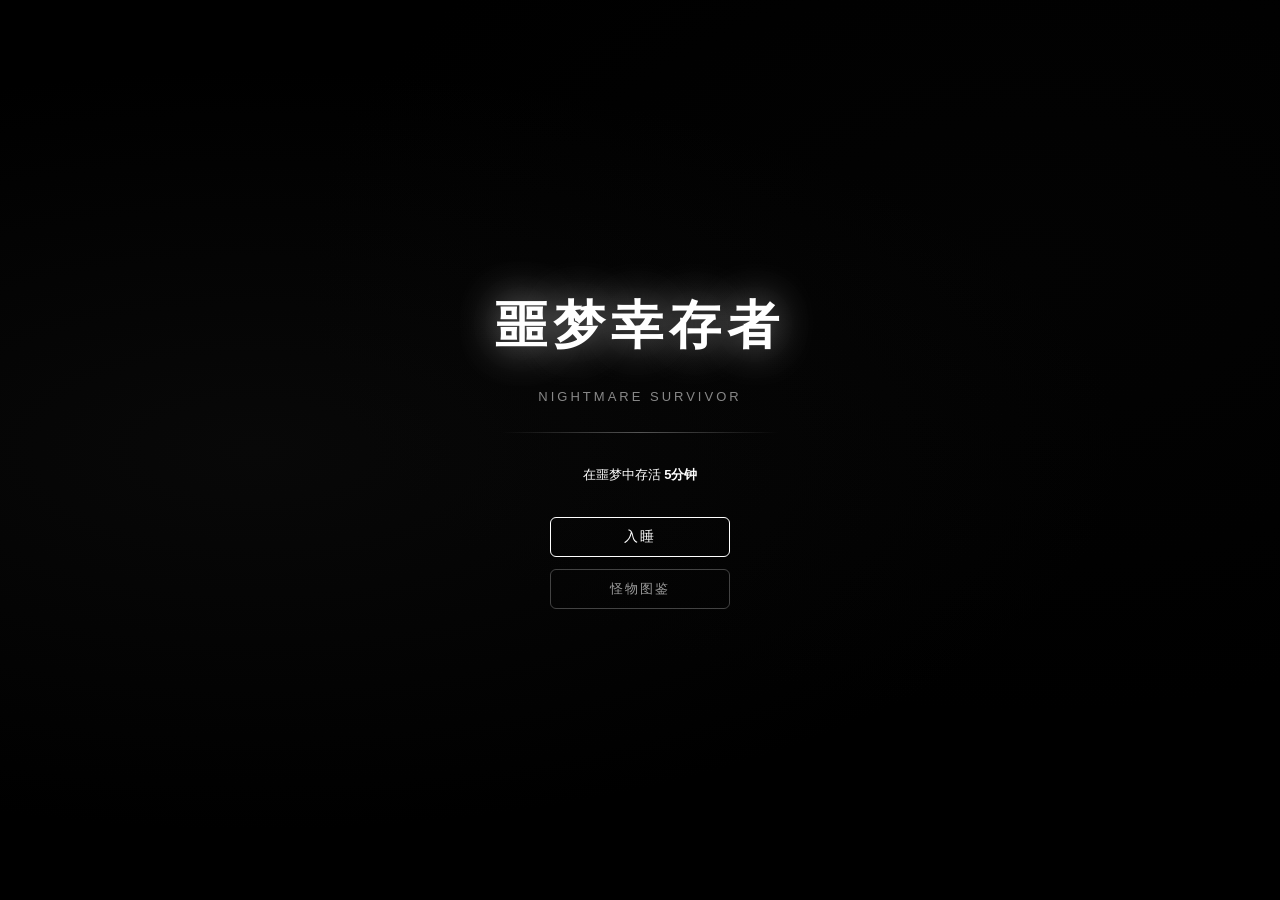
<file: index.html>
<!doctype html>
<html lang="zh">
	<head>
		<meta charset="UTF-8" />
		<meta name="viewport" content="width=device-width, initial-scale=1.0" />
		<title>噩梦幸存者</title>
		<link rel="stylesheet" href="style.css" />
	</head>
	<body class="page-index">
		<div class="container">
			<div class="title">噩梦幸存者</div>
			<div class="subtitle">NIGHTMARE SURVIVOR</div>

			<div class="divider"></div>

			<div class="desc">在噩梦中存活 <b style="color: #ffffff">5分钟</b><br /></div>

			<div class="btn-group">
				<button class="btn" onclick="goToGame()">入睡</button>
				<button class="btn btn-secondary" onclick="goToBestiary()">怪物图鉴</button>
			</div>
		</div>

		<script>
			function goToGame() {
				window.location.href = "map-select.html";
			}
			function goToBestiary() {
				window.location.href = "bestiary.html";
			}
		</script>
	</body>
</html>
</file>
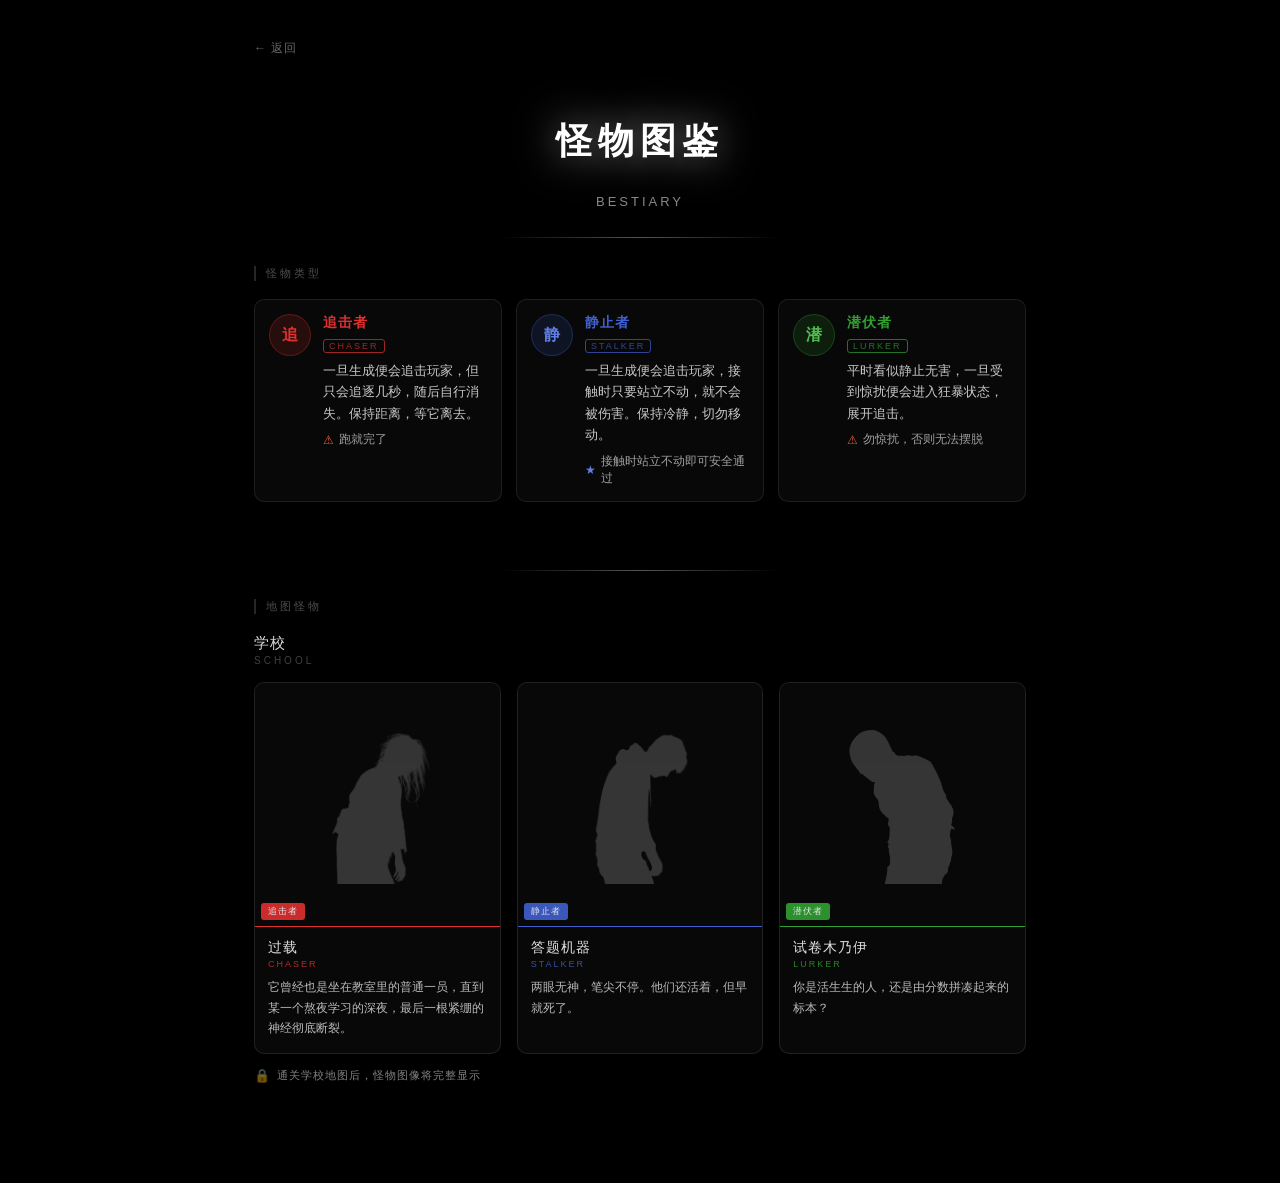
<file: bestiary.html>
<!doctype html>
<html lang="zh">
	<head>
		<meta charset="UTF-8" />
		<meta name="viewport" content="width=device-width, initial-scale=1.0" />
		<title>怪物图鉴 — 噩梦幸存者</title>
		<link rel="stylesheet" href="style.css" />
	</head>
	<body class="page-bestiary">
		<div class="container container--wide">
			<button class="back-btn" onclick="window.location.href = 'index.html'">← 返回</button>

			<div class="title title--sm">怪物图鉴</div>
			<div class="subtitle">BESTIARY</div>

			<div class="divider"></div>

			<!-- 怪物类型说明 -->
			<section class="bestiary-section">
				<div class="section-label">怪物类型</div>
				<div class="type-grid">
					<div class="type-card">
						<div class="type-icon-wrap type-icon-wrap--red">
							<div class="type-icon-symbol">追</div>
						</div>
						<div class="type-info">
							<div class="type-name" style="color: #e03030">追击者</div>
							<div class="type-tag" style="border-color: #e03030; color: #e03030">CHASER</div>
							<div class="type-desc">一旦生成便会追击玩家，但只会追逐几秒，随后自行消失。保持距离，等它离去。</div>
							<div class="type-rule"><span class="rule-icon rule-icon--danger">⚠</span>跑就完了</div>
						</div>
					</div>

					<div class="type-card">
						<div class="type-icon-wrap type-icon-wrap--blue">
							<div class="type-icon-symbol">静</div>
						</div>
						<div class="type-info">
							<div class="type-name" style="color: #4060d0">静止者</div>
							<div class="type-tag" style="border-color: #4060d0; color: #4060d0">STALKER</div>
							<div class="type-desc">一旦生成便会追击玩家，接触时只要站立不动，就不会被伤害。保持冷静，切勿移动。</div>
							<div class="type-rule"><span class="rule-icon rule-icon--info">★</span>接触时站立不动即可安全通过</div>
						</div>
					</div>

					<div class="type-card">
						<div class="type-icon-wrap type-icon-wrap--green">
							<div class="type-icon-symbol">潜</div>
						</div>
						<div class="type-info">
							<div class="type-name" style="color: #30a030">潜伏者</div>
							<div class="type-tag" style="border-color: #30a030; color: #30a030">LURKER</div>
							<div class="type-desc">平时看似静止无害，一旦受到惊扰便会进入狂暴状态，展开追击。</div>
							<div class="type-rule"><span class="rule-icon rule-icon--danger">⚠</span>勿惊扰，否则无法摆脱</div>
						</div>
					</div>
				</div>
			</section>

			<div class="divider"></div>

			<!-- 地图怪物列表 -->
			<section class="bestiary-section">
				<div class="section-label">地图怪物</div>

				<!-- 学校地图 -->
				<div class="map-section">
					<div class="map-section-header">
						<div class="map-section-title">学校</div>
						<div class="map-section-sub">SCHOOL</div>
					</div>

					<div class="monster-grid">
						<!-- 追击者 -->
						<div class="monster-card" style="--accent: #e03030">
							<div class="monster-img-wrap" style="border-color: #e03030">
								<!-- 未通关时显示剪影 -->
								<img src="images/school/red.png" alt="追击者" class="monster-img monster-img--silhouette" id="monster-school-red" onerror="this.classList.add('monster-img--error')" />
								<div class="monster-type-badge" style="background: #e03030">追击者</div>
							</div>
							<div class="monster-card-info">
								<div class="monster-card-name">过载</div>
								<div class="monster-card-type" style="color: #e03030">CHASER</div>
								<div class="monster-card-desc">它曾经也是坐在教室里的普通一员，直到某一个熬夜学习的深夜，最后一根紧绷的神经彻底断裂。</div>
							</div>
						</div>

						<!-- 静止者 -->
						<div class="monster-card" style="--accent: #4060d0">
							<div class="monster-img-wrap" style="border-color: #4060d0">
								<img src="images/school/blue.png" alt="静止者" class="monster-img monster-img--silhouette" id="monster-school-blue" onerror="this.classList.add('monster-img--error')" />
								<div class="monster-type-badge" style="background: #4060d0">静止者</div>
							</div>
							<div class="monster-card-info">
								<div class="monster-card-name">答题机器</div>
								<div class="monster-card-type" style="color: #4060d0">STALKER</div>
								<div class="monster-card-desc">两眼无神，笔尖不停。他们还活着，但早就死了。</div>
							</div>
						</div>

						<!-- 潜伏者 -->
						<div class="monster-card" style="--accent: #30a030">
							<div class="monster-img-wrap" style="border-color: #30a030">
								<img src="images/school/green.png" alt="潜伏者" class="monster-img monster-img--silhouette" id="monster-school-green" onerror="this.classList.add('monster-img--error')" />
								<div class="monster-type-badge" style="background: #30a030">潜伏者</div>
							</div>
							<div class="monster-card-info">
								<div class="monster-card-name">试卷木乃伊</div>
								<div class="monster-card-type" style="color: #30a030">LURKER</div>
								<div class="monster-card-desc">你是活生生的人，还是由分数拼凑起来的标本？</div>
							</div>
						</div>
					</div>

					<div class="unlock-hint"><span class="unlock-icon">🔒</span>通关学校地图后，怪物图像将完整显示</div>
				</div>
			</section>
		</div>

		<script>
			// 通关状态检测：从 localStorage 读取通关记录
			// 若已通关，移除剪影效果
			const cleared = JSON.parse(localStorage.getItem("clearedMaps") || "{}");
			if (cleared["school"]) {
				document.querySelectorAll(".monster-img--silhouette").forEach((img) => {
					img.classList.remove("monster-img--silhouette");
				});
				const hint = document.querySelector(".unlock-hint");
				if (hint) hint.style.display = "none";
			}
		</script>
	</body>
</html>
</file>
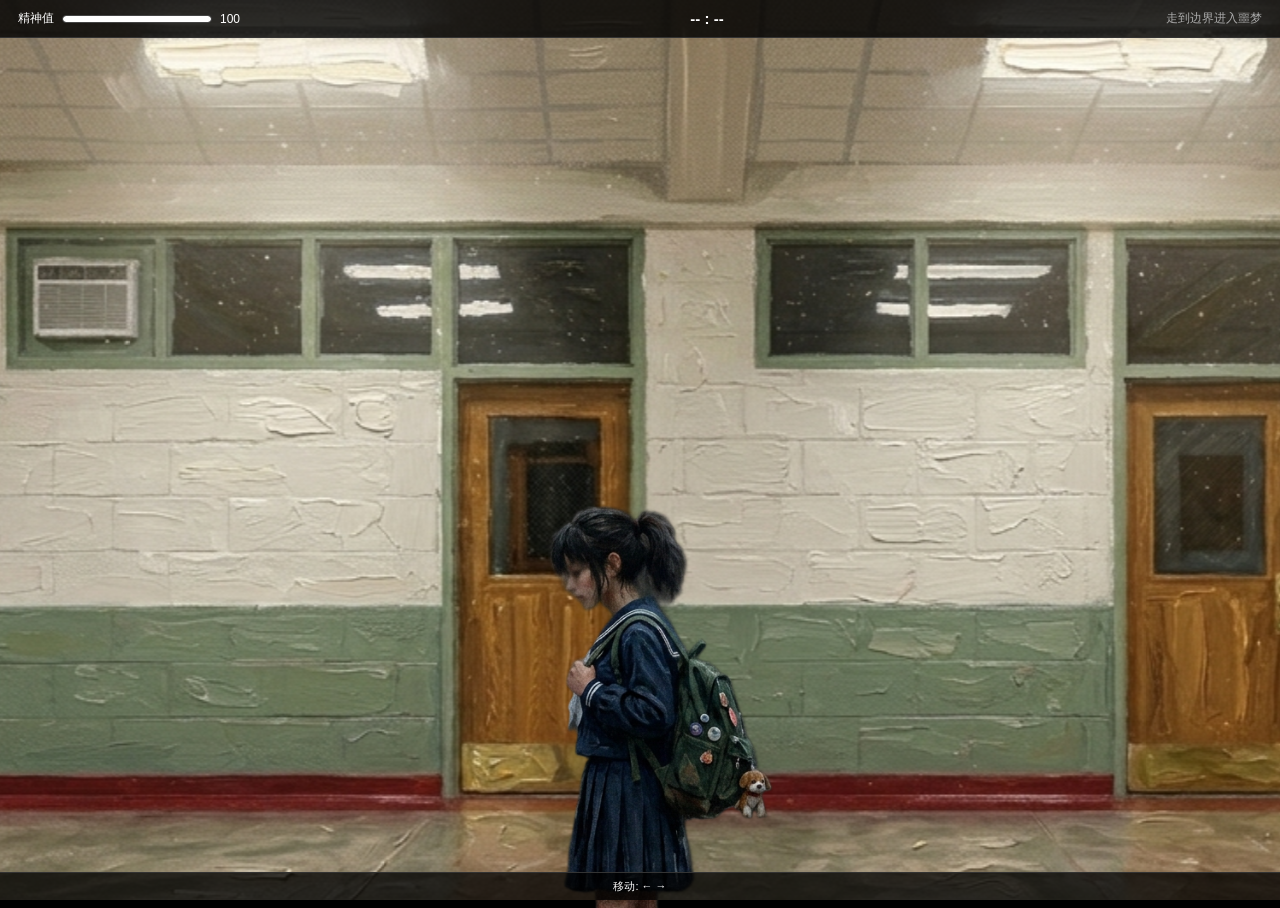
<file: school.html>
<!DOCTYPE html>
<html lang="zh">
<head>
  <meta charset="UTF-8">
  <meta name="viewport" content="width=device-width, initial-scale=1.0">
  <title>噩梦幸存者</title>
  <link rel="stylesheet" href="style.css">
  <style>
    @media (orientation: portrait) {
      #rotateWrap {
        position: fixed;
        top: 0; left: 0;
        width: 100vh;
        height: 100vw;
        transform: rotate(90deg) translateY(-100%);
        transform-origin: top left;
        overflow: hidden;
      }
    }
    @media (orientation: landscape) {
      #rotateWrap {
        width: 100vw;
        height: 100vh;
      }
    }
  </style>
</head>

<body>
  <div id="rotateWrap">
  <div id="scene" tabindex="0">

    <div id="background"></div>
    <div id="monsterLayer"></div>

    <div id="character-wrap">
      <img id="character" src="images/school/person.png" alt="character" draggable="false">
    </div>

    <div id="hitVignette"></div>
    <div id="mapFade"></div>

    <div id="loadingOverlay"
      style="position:absolute;inset:0;z-index:70;background:#000;display:flex;align-items:center;justify-content:center;font-size:16px;color:#aaaaaa;letter-spacing:3px;font-family:'PingFang SC','Microsoft YaHei',sans-serif;">
      加载中…
    </div>

    <div id="hud">
      <div id="sanGroup">
        <span id="sanLabel">精神值</span>
        <div id="sanTrack">
          <div id="sanFill"></div>
        </div>
        <span id="sanNum">100</span>
      </div>
      <div id="timerEl">5:00</div>
      <div id="waveEl">阶段 1 | 红:5s</div>
    </div>


    <div id="keys">
      <div class="ki">移动: <span>← →</span></div>
    
    </div>

    <div id="touchControls">
      <div class="tBtn" id="tLeft">◀</div>
      <div class="tBtn" id="tRight">▶</div>
    </div>

    <div id="overlay" style="display:none">
      <div id="ovTitle"></div>
      <div id="ovNarrative" style="display:none;font-size:15px;color:#ffffff;text-align:center;line-height:2.4;max-width:380px;letter-spacing:1px;animation:fadeInText 1.2s ease forwards;"></div>
      <div id="ovDesc"></div>
      <div style="display:flex;gap:16px;">
        <button class="btn" onclick="startGame()">再试一次</button>
        <button class="btn" onclick="window.location.href='index.html'">返回主页</button>
      </div>
    </div>

  </div>
  <script>
    /* ── 触屏检测，手机缩小角色和怪物 ── */
    const isTouchDevice = navigator.maxTouchPoints > 0;
    if (isTouchDevice) {
      const style = document.createElement('style');
      style.textContent = '#character { height: 35vh !important; } .monster img { height: 35vh !important; } #character-wrap { bottom: -16px !important; } .monster { bottom: -16px !important; }';
      document.head.appendChild(style);
    }

    /* ── DOM ── */
    const scene = document.getElementById('scene');
    const bg = document.getElementById('background');
    const charWrap = document.getElementById('character-wrap');
    const character = document.getElementById('character');
    const mLayer = document.getElementById('monsterLayer');
    const sanFill = document.getElementById('sanFill');
    const sanNum = document.getElementById('sanNum');
    const timerEl = document.getElementById('timerEl');
    const waveEl = document.getElementById('waveEl');
    const overlay = document.getElementById('overlay');
    const ovTitle = document.getElementById('ovTitle');
    const ovDesc = document.getElementById('ovDesc');
    const vignette = document.getElementById('hitVignette');
    const mapFade = document.getElementById('mapFade');

    /* ── 地图系统 ── */
    const ALL_MAPS = [
      'images/school/bg.png',
      'images/school/bg1.png',
      'images/school/bg2.png',
      'images/school/bg3.png',
      'images/school/bg4.png'
    ];
    let currentMap = 'images/school/bg.png';
    let transitioning = false;

    /* ── 屏幕尺寸（横竖屏切换时自动更新） ── */
    let SW = Math.max(window.innerWidth, window.innerHeight);
    let SH = Math.min(window.innerWidth, window.innerHeight);

    window.addEventListener('resize', () => {
      SW = Math.max(window.innerWidth, window.innerHeight);
      SH = Math.min(window.innerWidth, window.innerHeight);
    });

    const MONSTER_H = 72;
    const GROUND_BOTTOM = isTouchDevice ? -16 : -8;

    /* ── 预加载所有地图图片 ── */
    let BG_WIDTH = SW * 3;
    const preloadedMaps = {};   /* mapFile → HTMLImageElement（已解码） */

    const startBtn = document.getElementById('loadingOverlay');

    let loadedCount = 0;
    ALL_MAPS.forEach(file => {
      const img = new Image();
      const finish = () => {
        preloadedMaps[file] = img;
        loadedCount++;
        if (loadedCount === ALL_MAPS.length) {
          /* 用第一张图算初始 BG_WIDTH */
          const first = preloadedMaps['images/school/bg.png'];
          if (first && first.naturalWidth) {
            BG_WIDTH = Math.round(first.naturalWidth * (SH / first.naturalHeight));
          }
          bg.style.width = BG_WIDTH + 'px';
          bg.style.backgroundImage = `url('images/school/bg.png')`;
          /* 预加载完毕，隐藏加载屏，自动开始 */
          if (startBtn) startBtn.style.display = 'none';
          startGame();
        }
      };
      img.onload = finish;
      img.onerror = finish;
      img.src = file;
    });

    /* ── 同步切换地图（图片已在内存中，无网络请求） ── */
    function applyMap(mapFile) {
      const img = preloadedMaps[mapFile];
      if (img && img.naturalWidth) {
        BG_WIDTH = Math.round(img.naturalWidth * (SH / img.naturalHeight));
      }
      bg.style.width = BG_WIDTH + 'px';
      bg.style.backgroundImage = `url('${mapFile}')`;
    }

    /* ── 游戏常量 ── */
    const TOTAL_TIME = 300;
    const CULL_X = SW * 1.2;
    const CHAR_MARGIN = SW * 0.08;
    const LURK_RAGE = 500;
    const HIT_DIST = Math.round(SH * 0.12);  /* 约屏高12%，匹配图片实际宽度 */

    /* ── 游戏状态 ── */
    let worldX = 0;
    let pMoving = false;
    let pFacing = 1;
    let san = 100;
    let gameTime = TOTAL_TIME;
    let survived = 0;
    let running = false;
    let gameStarted = false;   /* 进入第一张新地图后才true */
    let monsters = [], mid = 0;
    let keys = {};
    let spawnTimer = 0;
    let lastTs = 0;

    /* ── 传送到随机地图（同步，不阻塞） ── */
    function teleportToRandomMap() {
      if (transitioning) return;
      transitioning = true;
      running = false;   /* 暂停游戏循环，黑屏期间不跑逻辑 */

      /* 排除当前地图，避免"假切换" */
      const others = ALL_MAPS.filter(m => m !== currentMap);
      const next = others[Math.floor(Math.random() * others.length)];

      /* 第一步：淡入黑屏（0.35s CSS transition） */
      mapFade.classList.add('fade-in');

      setTimeout(() => {
        /* 清场 */
        monsters.forEach(m => m.el.remove());
        monsters = [];
        document.querySelectorAll('.flash').forEach(e => e.remove());
        spawnTimer = 1.5;

        /* 同步切换地图（图片已预加载，无延迟） */
        currentMap = next;
        applyMap(next);

        /* 传送到地图中心 */
        worldX = BG_WIDTH / 2;
        renderPlayer();

        /* 第二步：淡出黑屏 */
        mapFade.classList.remove('fade-in');

        setTimeout(() => {
          transitioning = false;
          if (!gameStarted) gameStarted = true;   /* 第一次切图后正式开始 */
          running = true;   /* 恢复游戏循环 */
          lastTs = performance.now();
          requestAnimationFrame(gameLoop);
        }, 380);   /* 等黑屏完全淡出后解锁 */

      }, 380);   /* 等黑屏完全落下后切换内容 */
    }

    /* ── 坐标转换 ── */
    function camOffset() {
      return Math.max(0, Math.min(BG_WIDTH - SW, worldX - SW / 2));
    }
    function wx2sx(wx) { return wx - camOffset(); }

    /* ── 玩家渲染 ── */
    function renderPlayer() {
      const cam = camOffset();
      bg.style.transform = `translateX(${-cam}px)`;

      let sx = worldX - cam;
      sx = Math.max(CHAR_MARGIN, Math.min(SW - CHAR_MARGIN, sx));
      charWrap.style.left = sx + 'px';
      charWrap.style.transform = `translateX(-50%) scaleX(${pFacing})`;
      character.classList.toggle('walking', pMoving);
    }

    /* ── 怪物图片映射 ── */
    const MONSTER_IMG = {
      1: 'images/school/red.png',
      2: 'images/school/blue.png',
      3: 'images/school/green.png'
    };

    /* ── 怪物 DOM ── */
    function makeMonsterEl(type) {
      const el = document.createElement('div');
      el.className = 'monster';
      const img = document.createElement('img');
      img.src = MONSTER_IMG[type];
      img.draggable = false;
      el.appendChild(img);
      mLayer.appendChild(el);
      /* h/b 保持兼容接口，均指向 img */
      return { el, h: img, b: img };
    }

    /* ── 浮字 ── */
    function flashMsg(text, sx, cls) {
      const el = document.createElement('div');
      el.className = 'flash ' + (cls || 'dmg');
      el.textContent = text;
      el.style.left = Math.max(0, Math.min(SW - 60, sx - 20)) + 'px';
      el.style.bottom = (MONSTER_H + 20 + Math.random() * 20) + 'px';
      scene.appendChild(el);
      setTimeout(() => el.remove(), 900);
    }

    /* ── 精神值 ── */
    function dealSan(amount, sx) {
      san = Math.max(0, san - amount);
      flashMsg(`-${amount}`, sx, 'dmg');
      vignette.classList.add('flash-hit');
      setTimeout(() => vignette.classList.remove('flash-hit'), 220);
      if (san <= 0) endGame(false);
    }

    function getRedLife() {
      return 5 + Math.floor((TOTAL_TIME - gameTime) / 60);
    }

    /* ── 生成怪物 ── */
    function spawnMonster() {
      const progress = 1 - gameTime / TOTAL_TIME;
      const r = Math.random();
      let type;
      if (progress < 0.2) type = r < 0.65 ? 1 : (r < 0.88 ? 2 : 3);
      else if (progress < 0.5) type = r < 0.45 ? 1 : (r < 0.75 ? 2 : 3);
      else type = r < 0.35 ? 1 : (r < 0.6 ? 2 : 3);

      let wx;
      if (type === 3) {
        const side = Math.random() < 0.5 ? 1 : -1;
        wx = worldX + side * (500 + Math.random() * 400);
      } else {
        const fromLeft = Math.random() < 0.5;
        wx = worldX + (fromLeft ? -(SW * 0.65) : (SW * 0.65));
      }

      const { el, h, b } = makeMonsterEl(type);
      const spd = type === 1 ? 2.5 : (type === 2 ? 1.8 : 2.8);
      const initWx = wx;
      monsters.push({
        id: mid++, type, el, h, b,
        wx,
        facing: Math.sign(worldX - initWx) || 1,
        life: type === 1 ? getRedLife() : 9999,
        enraged: false, sanCD: 0, speed: spd
      });
    }

    function getSpawnInterval() {
      const p = 1 - gameTime / TOTAL_TIME;
      return Math.max(1.0, 4.0 - p * 2.5 + (Math.random() * 0.5 - 0.25));
    }

    /* ── 怪物逻辑 ── */
    function updateMonster(m, dt) {
      if (m.sanCD > 0) m.sanCD -= dt;

      const dx = worldX - m.wx;
      const dist = Math.abs(dx);
      const sx = wx2sx(m.wx);
      const hit = dist < HIT_DIST;
      const offScreen = dist > CULL_X;

      if (m.type === 1) {
        m.life -= dt;
        m.el.style.opacity = Math.min(1, m.life / 1.2);
        if (m.life <= 0 || offScreen) return true;
        m.facing = Math.sign(dx);
        m.wx += m.facing * m.speed;
        if (hit) { dealSan(8, sx); flashMsg('消失', sx, 'ok'); return true; }
      }

      if (m.type === 2) {
        if (offScreen) return true;
        m.facing = Math.sign(dx);
        m.wx += m.facing * m.speed;
        if (hit) {
          if (!pMoving) { flashMsg('消失', sx, 'ok'); }
          else { dealSan(6, sx); flashMsg('消失', sx, 'ok'); }
          return true;
        }
      }

      if (m.type === 3) {
        if (!m.enraged) {
          if (offScreen) return true;
          if (dist < LURK_RAGE) {
            m.enraged = true;
            m.h.classList.add('rage');
            flashMsg('狂暴!', sx, 'warn');
          }
          return false;
        }
        m.facing = Math.sign(dx);
        m.wx += m.facing * m.speed * 1.15;
        if (offScreen) return true;
        if (hit && m.sanCD <= 0) {
          dealSan(10, sx);
          flashMsg('消失', sx, 'ok');
          return true;
        }
      }

      return false;
    }

    /* ── 怪物渲染 ── */
    function renderMonster(m) {
      const sx = wx2sx(m.wx);
      m.el.style.left = (sx - 36) + 'px';
      m.el.style.bottom = GROUND_BOTTOM + 'px';
      m.el.style.top = 'auto';

      /* 朝向：red/blue 默认头朝右，green 默认头朝左 */
      const f = m.facing || 1;
      const scaleX = m.type === 3 ? -f : f;
      /* 用 CSS 变量传朝向，让 monster-bob keyframe 也能拿到 */
      m.h.style.setProperty('--sx', scaleX);

      /* 没有走路动画时直接设 transform；有走路动画时由 CSS keyframe 接管 transform */
      if (m.type === 2) {
        /* 静止者：移动中播放 bob，静止时停止 */
        const isMoving = m.facing !== 0;
        m.h.classList.toggle('walking', isMoving);
        if (!isMoving) {
          m.h.style.transform = `scaleX(${scaleX})`;
        } else {
          m.h.style.transform = ''; /* 交给 CSS animation */
        }
      } else {
        m.h.style.transform = `scaleX(${scaleX})`;
      }
    }

    /* ── 主循环 ── */
    function gameLoop(ts) {
      if (!running) return;
      const dt = Math.min((ts - lastTs) / 1000, 0.05);
      lastTs = ts;

      gameTime -= dt;
      survived += dt;
      if (gameTime <= 0) { endGame(true); return; }

      /* HUD */
      const mins = Math.floor(gameTime / 60);
      const secs = Math.floor(gameTime % 60);
      if (gameStarted) {
        timerEl.textContent = `${mins}:${String(secs).padStart(2, '0')}`;
        waveEl.textContent = `阶段 ${Math.min(5, Math.floor((1 - gameTime / TOTAL_TIME) * 5) + 1)} | 红:${getRedLife()}s`;
      } else {
        gameTime = TOTAL_TIME;   /* 冻结计时 */
        survived = 0;
        timerEl.textContent = '-- : --';
        waveEl.textContent = '走到边界进入噩梦';
      }
      sanFill.style.width = san + '%';
      sanNum.textContent = Math.round(san);

      /* 输入 */
      const spd = 3.2;
      let mdx = 0;
      if (keys['ArrowLeft'] || keys['KeyA'] || touch.left) mdx = -spd;
      if (keys['ArrowRight'] || keys['KeyD'] || touch.right) mdx = spd;
      pMoving = mdx !== 0;

      if (mdx < 0) pFacing = 1;
      else if (mdx > 0) pFacing = -1;

      const nextX = worldX + mdx;
      const EDGE = 10;
      const TRIGGER_DIST = SW * 0.1;  /* 靠近边缘约5%屏宽才触发切换 */

      /* 边界检测 → 提前触发地图切换 */
      if (!transitioning && (nextX <= TRIGGER_DIST || nextX >= BG_WIDTH - TRIGGER_DIST)) {
        teleportToRandomMap();
      } else {
        worldX = Math.max(EDGE, Math.min(BG_WIDTH - EDGE, nextX));
      }

      renderPlayer();

      /* 生成怪物（正式开始后才刷） */
      if (gameStarted) {
        spawnTimer -= dt;
        if (spawnTimer <= 0) {
          spawnMonster();
          spawnTimer = getSpawnInterval();
        }
      }

      /* 更新&渲染怪物 */
      for (let i = monsters.length - 1; i >= 0; i--) {
        const m = monsters[i];
        if (updateMonster(m, dt)) {
          m.el.remove();
          monsters.splice(i, 1);
          continue;
        }
        renderMonster(m);
      }

      requestAnimationFrame(gameLoop);
    }

    /* ── 开始/结束 ── */
    function startGame() {
      if (screen.orientation && screen.orientation.lock) {
        screen.orientation.lock('landscape').catch(() => {});
      }
      san = 100;
      gameTime = TOTAL_TIME;
      survived = 0;
      currentMap = 'images/school/bg.png';
      transitioning = false;
      gameStarted = false;
      pMoving = false;
      pFacing = 1;
      monsters.forEach(m => m.el.remove());
      monsters = [];
      document.querySelectorAll('.flash').forEach(e => e.remove());
      spawnTimer = 1.5;
      mapFade.classList.remove('fade-in');
      overlay.style.display = 'none';
      applyMap('images/school/bg.png');   /* 先更新 BG_WIDTH */
      worldX = BG_WIDTH / 2;              /* 再居中 */
      running = true;
      lastTs = performance.now();
      requestAnimationFrame(gameLoop);
    }

    function endGame(won) {
      running = false;
      ovTitle.textContent = won ? '你幸存了！' : '精神崩溃';
      const ovNarrative = document.getElementById('ovNarrative');
      ovNarrative.style.display = 'block';
      ovNarrative.style.whiteSpace = 'pre-line';
      if (won) {
        ovNarrative.textContent = '你大口喘着气醒来。\n原来又是一场噩梦。\n又得去上学了……';
      } else {
        ovNarrative.textContent = '你永远迷失在了恐怖混乱的梦境中，\n再也无法醒来……';
      }
      ovDesc.innerHTML = won
        ? `坚持了完整的10分钟！<br>剩余精神值：${Math.round(san)}`
        : `精神值耗尽。<br>存活：${Math.floor(survived)} 秒`;
      overlay.style.display = 'flex';
      monsters.forEach(m => m.el.remove());
      monsters = [];
    }

    /* ── 键盘 ── */
    document.addEventListener('keydown', e => {
      keys[e.code] = true;
      if (['ArrowLeft', 'ArrowRight'].includes(e.key)) e.preventDefault();
    });
    document.addEventListener('keyup', e => { keys[e.code] = false; });
    scene.addEventListener('click', () => scene.focus());
    scene.focus();

    /* ── 触屏虚拟按键 ── */
    const touch = { left: false, right: false };

    function bindTouchBtn(id, flag) {
      const el = document.getElementById(id);
      if (!el) return;
      el.addEventListener('touchstart', e => {
        e.preventDefault();
        touch[flag] = true;
        el.classList.add('pressed');
      }, { passive: false });
      el.addEventListener('touchend', e => {
        e.preventDefault();
        touch[flag] = false;
        el.classList.remove('pressed');
      }, { passive: false });
      el.addEventListener('touchcancel', e => {
        touch[flag] = false;
        el.classList.remove('pressed');
      });
    }

    bindTouchBtn('tLeft', 'left');
    bindTouchBtn('tRight', 'right');

    /* 防止触屏滑动整页 */
    document.addEventListener('touchmove', e => e.preventDefault(), { passive: false });
  </script>
  </div>
  </div>
</body>

</html>
</file>
<file: style.css>
/* ── 全局重置 ── */
* {
	margin: 0;
	padding: 0;
	box-sizing: border-box;
}

/* ── 公共 body ── */
body {
	width: 100vw;
	min-height: 100vh;
	background: #000;
	font-family: "PingFang SC", "Microsoft YaHei", sans-serif;
	overflow-x: hidden;
}

/* game.html 需要锁定溢出 */
body.page-game {
	overflow: hidden;
	height: 100vh;
}

/* ── 公共按钮 ── */
.btn {
	display: inline-block;
	width: 180px;
	padding: 10px 0;
	font-size: 14px;
	text-align: center;
	color: #ffffff;
	background: transparent;
	border: 1px solid #ffffff;
	border-radius: 6px;
	cursor: pointer;
	font-family: inherit;
	letter-spacing: 2px;
	transition:
		background 0.18s,
		box-shadow 0.18s;
}
.btn:hover {
	background: rgba(255, 255, 255, 0.12);
	box-shadow: 0 0 16px rgba(255, 255, 255, 0.15);
}
.btn:disabled {
	opacity: 0.5;
	cursor: default;
}

/* ── 公共图例 ── */
.lr {
	display: flex;
	align-items: center;
	gap: 6px;
	color: #ffffff;
	line-height: 1.8;
}
.ld {
	width: 9px;
	height: 9px;
	border-radius: 50%;
	flex-shrink: 0;
}

/* ════════════════════════════════════
   index.html 专用
   ════════════════════════════════════ */

body.page-index::before {
	content: "";
	position: fixed;
	inset: 0;
	background: radial-gradient(ellipse at 20% 50%, rgba(40, 40, 40, 0.2) 0%, transparent 60%), radial-gradient(ellipse at 80% 30%, rgba(20, 20, 20, 0.15) 0%, transparent 50%);
	pointer-events: none;
}

.container {
	display: flex;
	flex-direction: column;
	align-items: center;
	justify-content: center;
	height: 100vh;
	gap: 28px;
	z-index: 1;
	position: relative;
}

.title {
	font-size: 52px;
	font-weight: 700;
	color: #ffffff;
	letter-spacing: 6px;
	text-shadow:
		0 0 40px rgba(255, 255, 255, 0.5),
		0 0 80px rgba(255, 255, 255, 0.15);
	animation: flicker 4s ease-in-out infinite;
}

@keyframes flicker {
	0%,
	95%,
	100% {
		opacity: 1;
	}
	96% {
		opacity: 0.7;
	}
	97% {
		opacity: 1;
	}
	98% {
		opacity: 0.5;
	}
	99% {
		opacity: 1;
	}
}

.subtitle {
	font-size: 13px;
	color: #888888;
	letter-spacing: 3px;
}

.divider {
	width: 280px;
	height: 1px;
	background: linear-gradient(to right, transparent, #555555, transparent);
}

.desc {
	font-size: 13px;
	color: #ffffff;
	text-align: center;
	line-height: 2.2;
	max-width: 400px;
}
.desc b {
	font-weight: 600;
}

.legend {
	display: flex;
	flex-direction: column;
	gap: 6px;
	background: rgba(10, 10, 10, 0.85);
	border: 1px solid #333333;
	border-radius: 8px;
	padding: 14px 20px;
	font-size: 12px;
}

.keys {
	display: flex;
	gap: 24px;
	font-size: 11px;
	color: #ffffff;
}
.keys span {
	color: #ffffff;
}

/* 首页按钮组：两个按钮同宽 */
.btn-group {
	display: flex;
	flex-direction: column;
	gap: 12px;
	align-items: center;
}

/* 次要按钮（怪物图鉴） */
.btn-secondary {
	width: 180px;
	display: inline-block;
	padding: 10px 0;
	text-align: center;
	font-size: 13px;
	letter-spacing: 2px;
	color: rgba(255, 255, 255, 0.6);
	background: transparent;
	border: 1px solid rgba(255, 255, 255, 0.25);
	border-radius: 6px;
	cursor: pointer;
	font-family: inherit;
	transition:
		border-color 0.18s,
		color 0.18s,
		background 0.18s;
}
.btn-secondary:hover {
	border-color: rgba(255, 255, 255, 0.55);
	color: #fff;
	background: rgba(255, 255, 255, 0.07);
}

/* ════════════════════════════════════
   game.html 专用
   ════════════════════════════════════ */

#scene {
	position: relative;
	width: 100%;
	height: 100%;
	outline: none;
}

#background {
	position: absolute;
	top: 0;
	left: 0;
	width: 300vw;
	height: 100%;
	background-size: auto 100%;
	background-repeat: no-repeat;
	background-position: left center;
	will-change: transform;
}

#character-wrap {
	position: absolute;
	bottom: -8px;
	z-index: 10;
	pointer-events: none;
	transform-origin: bottom center;
	overflow: hidden;
}

#character {
	display: block;
	height: 50vh;
	width: auto;
	animation: bob 0.38s ease-in-out infinite alternate paused;
	transform-origin: bottom center;
}

@keyframes bob {
	0% {
		transform: translateY(0px);
	}
	100% {
		transform: translateY(-6px);
	}
}

#character.walking {
	animation-play-state: running;
}

#monsterLayer {
	position: absolute;
	inset: 0;
	z-index: 8;
	pointer-events: none;
}

.monster {
	position: absolute;
	display: flex;
	align-items: flex-end;
	pointer-events: none;
}

.monster img {
	display: block;
	width: auto;
	height: 45vh;
	image-rendering: pixelated;
	transition: filter 0.2s;
	transform-origin: bottom center;
}

@keyframes monster-bob {
	0% {
		transform: scaleX(var(--sx, 1)) translateY(0px);
	}
	100% {
		transform: scaleX(var(--sx, 1)) translateY(-8px);
	}
}

.monster img.walking {
	animation: monster-bob 0.38s ease-in-out infinite alternate;
}

.monster img.rage {
	filter: drop-shadow(0 0 6px #80ff30) brightness(1.3) hue-rotate(40deg);
}

#hud {
	position: absolute;
	top: 0;
	left: 0;
	right: 0;
	padding: 10px 18px;
	display: flex;
	justify-content: space-between;
	align-items: center;
	background: rgba(0, 0, 0, 0.82);
	z-index: 30;
	border-bottom: 1px solid #333333;
}

#sanGroup {
	display: flex;
	align-items: center;
	gap: 8px;
}

#sanLabel {
	font-size: 12px;
	color: #ffffff;
}

#sanTrack {
	width: 150px;
	height: 8px;
	background: #222222;
	border-radius: 4px;
	border: 1px solid #444444;
	overflow: hidden;
}

#sanFill {
	height: 100%;
	background: #ffffff;
	border-radius: 4px;
	transition: width 0.25s;
}

#sanNum {
	font-size: 12px;
	color: #ffffff;
	min-width: 28px;
}

#timerEl {
	font-size: 15px;
	color: #ffffff;
	font-weight: 600;
}

#waveEl {
	font-size: 12px;
	color: #aaaaaa;
}

#legend {
	position: absolute;
	left: 10px;
	top: 52px;
	z-index: 25;
	background: rgba(0, 0, 0, 0.85);
	border: 1px solid #333333;
	border-radius: 6px;
	padding: 7px 12px;
	font-size: 11px;
	line-height: 2;
}

#keys {
	position: absolute;
	bottom: 0;
	left: 0;
	right: 0;
	padding: 6px 18px;
	background: rgba(0, 0, 0, 0.75);
	border-top: 1px solid #333333;
	z-index: 30;
	display: flex;
	justify-content: center;
	gap: 24px;
}

.ki {
	font-size: 11px;
	color: #ffffff;
}
.ki span {
	color: #ffffff;
}

#touchControls {
	display: none;
	position: absolute;
	bottom: 0;
	left: 0;
	right: 0;
	height: 120px;
	z-index: 30;
	pointer-events: none;
}

.tBtn {
	position: absolute;
	bottom: 12px;
	width: 110px;
	height: 90px;
	border-radius: 16px;
	background: rgba(255, 255, 255, 0.08);
	border: 1px solid rgba(255, 255, 255, 0.2);
	display: flex;
	align-items: center;
	justify-content: center;
	font-size: 28px;
	color: rgba(255, 255, 255, 0.6);
	pointer-events: all;
	user-select: none;
	-webkit-user-select: none;
	touch-action: none;
	transition: background 0.1s;
}

.tBtn:active,
.tBtn.pressed {
	background: rgba(255, 255, 255, 0.22);
}

#tLeft {
	left: 16px;
}
#tRight {
	right: 16px;
}

#tSprint {
	position: absolute;
	bottom: 12px;
	left: 50%;
	transform: translateX(-50%);
	width: 90px;
	height: 60px;
	border-radius: 30px;
	background: rgba(255, 255, 255, 0.06);
	border: 1px solid rgba(255, 255, 255, 0.15);
	display: flex;
	align-items: center;
	justify-content: center;
	font-size: 11px;
	color: rgba(255, 255, 255, 0.5);
	letter-spacing: 1px;
	pointer-events: all;
	user-select: none;
	-webkit-user-select: none;
	touch-action: none;
}

#tSprint.pressed {
	background: rgba(255, 255, 255, 0.2);
	color: rgba(255, 255, 255, 0.9);
}

@media (pointer: coarse) {
	#keys {
		display: none;
	}
	#touchControls {
		display: block;
	}
}

.flash {
	position: absolute;
	font-size: 14px;
	font-weight: 700;
	z-index: 40;
	pointer-events: none;
	animation: fu 0.9s forwards;
}
.flash.dmg {
	color: #ff3060;
}
.flash.ok {
	color: #60ff90;
}
.flash.warn {
	color: #ffa030;
}

@keyframes fu {
	0% {
		opacity: 1;
		transform: translateY(0);
	}
	100% {
		opacity: 0;
		transform: translateY(-40px);
	}
}

#hitVignette {
	position: absolute;
	inset: 0;
	z-index: 35;
	pointer-events: none;
	transition: box-shadow 0.08s;
}
#hitVignette.flash-hit {
	box-shadow: inset 0 0 100px rgba(255, 20, 60, 0.6);
}

#mapFade {
	position: absolute;
	inset: 0;
	z-index: 55;
	background: #000;
	opacity: 0;
	pointer-events: none;
	transition: opacity 0.35s ease;
}
#mapFade.fade-in {
	opacity: 1;
	pointer-events: all;
}

#overlay {
	position: absolute;
	inset: 0;
	z-index: 60;
	background: rgba(0, 0, 0, 0.94);
	display: flex;
	flex-direction: column;
	align-items: center;
	justify-content: center;
	gap: 16px;
}

#ovTitle {
	font-size: 30px;
	color: #ffffff;
	font-weight: 700;
	letter-spacing: 3px;
}

#ovDesc {
	font-size: 14px;
	color: #aaaaaa;
	text-align: center;
	max-width: 420px;
	line-height: 2;
}

@keyframes fadeInText {
	0% {
		opacity: 0;
		transform: translateY(8px);
	}
	100% {
		opacity: 1;
		transform: translateY(0);
	}
}

/* ════════════════════════════════════
   map-select.html 专用
   ════════════════════════════════════ */

body.page-map-select,
body.page-bestiary {
	overflow-y: auto;
}

/* 宽容器：两个子页面共用，居中显示 */
.container--wide {
	width: 100%;
	max-width: 820px;
	margin: 0 auto;
	padding: 40px 24px 60px;
	display: flex;
	flex-direction: column;
	align-items: center;
	height: auto;
	min-height: 100vh;
	justify-content: flex-start;
}

@media (max-width: 480px) {
	.container--wide {
		padding: 24px 12px 48px;
	}
}

/* 返回按钮 */
.back-btn {
	align-self: flex-start;
	background: none;
	border: none;
	color: rgba(255, 255, 255, 0.4);
	font-size: 12px;
	letter-spacing: 1px;
	cursor: pointer;
	padding: 0;
	margin-bottom: 32px;
	font-family: inherit;
	transition: color 0.2s;
}
.back-btn:hover {
	color: rgba(255, 255, 255, 0.85);
}

/* 小号标题（子页面用） */
.title--sm {
	font-size: 36px;
	font-weight: 700;
	color: #ffffff;
	letter-spacing: 6px;
	text-shadow:
		0 0 40px rgba(255, 255, 255, 0.5),
		0 0 80px rgba(255, 255, 255, 0.15);
	animation: flicker 4s ease-in-out infinite;
}

/* 地图网格：横排三列 */
.map-grid {
	display: grid;
	grid-template-columns: repeat(3, 1fr);
	gap: 20px;
	width: 100%;
	margin-top: 32px;
}

@media (max-width: 600px) {
	.map-grid {
		grid-template-columns: 1fr;
	}
}

.map-card {
	background: rgba(255, 255, 255, 0.04);
	border: 1px solid rgba(255, 255, 255, 0.12);
	border-radius: 10px;
	overflow: hidden;
	cursor: pointer;
	display: block;
	transition:
		border-color 0.2s,
		transform 0.15s,
		background 0.2s;
}
.map-card:hover {
	border-color: rgba(255, 255, 255, 0.35);
	background: rgba(255, 255, 255, 0.07);
	transform: translateY(-2px);
}
.map-card--locked {
	cursor: default;
	opacity: 0.45;
}
.map-card--locked:hover {
	transform: none;
	border-color: rgba(255, 255, 255, 0.12);
	background: rgba(255, 255, 255, 0.04);
}

.map-thumb-wrap {
	position: relative;
	width: 100%;
	aspect-ratio: 16 / 9;
	background: #0a0a0a;
	overflow: hidden;
}
.map-thumb {
	width: 100%;
	height: 100%;
	object-fit: cover;
	display: block;
}
.map-thumb-placeholder {
	width: 100%;
	height: 100%;
	display: flex;
	align-items: center;
	justify-content: center;
	color: rgba(255, 255, 255, 0.2);
	font-size: 1.3rem;
	letter-spacing: 2px;
}
.map-thumb-placeholder--locked {
	background: repeating-linear-gradient(45deg, rgba(255, 255, 255, 0.03) 0px, rgba(255, 255, 255, 0.03) 4px, transparent 4px, transparent 12px);
}

.map-badge {
	position: absolute;
	top: 8px;
	right: 8px;
	font-size: 10px;
	letter-spacing: 1px;
	padding: 3px 8px;
	border-radius: 4px;
	font-weight: 600;
}
.map-badge--unlocked {
	background: rgba(80, 200, 100, 0.18);
	border: 1px solid rgba(80, 200, 100, 0.45);
	color: #60d070;
}
.map-badge--locked {
	background: rgba(255, 255, 255, 0.06);
	border: 1px solid rgba(255, 255, 255, 0.15);
	color: rgba(255, 255, 255, 0.35);
}

.map-info {
	padding: 12px 14px 14px;
}
.map-name {
	color: rgba(255, 255, 255, 0.9);
	font-size: 14px;
	letter-spacing: 1px;
	margin-bottom: 2px;
}
.map-sub {
	color: rgba(255, 255, 255, 0.3);
	font-size: 10px;
	letter-spacing: 3px;
	margin-bottom: 10px;
}
.map-monsters {
	display: flex;
	gap: 6px;
}
.monster-dot {
	width: 10px;
	height: 10px;
	border-radius: 50%;
	display: inline-block;
	opacity: 0.85;
}

/* ════════════════════════════════════
   bestiary.html 专用
   ════════════════════════════════════ */

.bestiary-section {
	width: 100%;
	margin-bottom: 40px;
}

.section-label {
	font-size: 11px;
	letter-spacing: 3px;
	color: rgba(255, 255, 255, 0.3);
	text-transform: uppercase;
	margin-bottom: 18px;
	border-left: 2px solid rgba(255, 255, 255, 0.15);
	padding-left: 10px;
}

/* 类型说明：固定三列 */
.type-grid {
	display: grid;
	grid-template-columns: repeat(2, 1fr);
	gap: 14px;
	width: 100%;
}

@media (max-width: 480px) {
	.type-grid {
		grid-template-columns: repeat(2, 1fr);
		gap: 10px;
	}
}

@media (min-width: 640px) {
	.type-grid {
		grid-template-columns: repeat(3, 1fr);
	}
}

.type-card {
	display: flex;
	gap: 12px;
	background: rgba(255, 255, 255, 0.03);
	border: 1px solid rgba(255, 255, 255, 0.09);
	border-radius: 10px;
	padding: 14px;
	align-items: flex-start;
	min-width: 0;
}

@media (max-width: 480px) {
	.type-card {
		padding: 10px;
		gap: 8px;
	}
}

.type-icon-wrap {
	flex-shrink: 0;
	width: 42px;
	height: 42px;
	border-radius: 50%;
	display: flex;
	align-items: center;
	justify-content: center;
	font-size: 16px;
	font-weight: 700;
}
.type-icon-wrap--red {
	background: rgba(224, 48, 48, 0.15);
	color: #e03030;
	border: 1px solid rgba(224, 48, 48, 0.3);
}
.type-icon-wrap--blue {
	background: rgba(64, 96, 208, 0.15);
	color: #6080e8;
	border: 1px solid rgba(64, 96, 208, 0.3);
}
.type-icon-wrap--green {
	background: rgba(48, 160, 48, 0.15);
	color: #50c050;
	border: 1px solid rgba(48, 160, 48, 0.3);
}

.type-info {
	flex: 1;
	min-width: 0;
}
.type-name {
	font-size: 14px;
	font-weight: 600;
	letter-spacing: 1px;
	margin-bottom: 3px;
}
.type-tag {
	display: inline-block;
	font-size: 9px;
	letter-spacing: 2px;
	border: 1px solid;
	border-radius: 3px;
	padding: 1px 5px;
	margin-bottom: 7px;
	opacity: 0.7;
}
.type-desc {
	font-size: 13px;
	color: rgba(255, 255, 255, 0.78);
	line-height: 1.65;
	margin-bottom: 7px;
}
.type-rule {
	font-size: 12px;
	color: rgba(255, 255, 255, 0.62);
	display: flex;
	align-items: center;
	gap: 5px;
}
.rule-icon {
	font-style: normal;
}
.rule-icon--danger {
	color: #e06040;
}
.rule-icon--info {
	color: #6080e8;
}

/* 地图怪物区 */
.map-section {
	margin-top: 20px;
}
.map-section-header {
	margin-bottom: 16px;
}
.map-section-title {
	font-size: 15px;
	color: rgba(255, 255, 255, 0.85);
	letter-spacing: 1px;
}
.map-section-sub {
	font-size: 10px;
	letter-spacing: 3px;
	color: rgba(255, 255, 255, 0.25);
	margin-top: 2px;
}

/* 怪物卡：固定三列 */
.monster-grid {
	display: grid;
	grid-template-columns: repeat(2, 1fr);
	gap: 16px;
	width: 100%;
}

@media (max-width: 480px) {
	.monster-grid {
		grid-template-columns: repeat(2, 1fr);
		gap: 10px;
	}
}

@media (min-width: 600px) {
	.monster-grid {
		grid-template-columns: repeat(3, 1fr);
	}
}

.monster-card {
	background: rgba(255, 255, 255, 0.03);
	border: 1px solid rgba(255, 255, 255, 0.1);
	border-radius: 10px;
	overflow: hidden;
	display: block;
	min-width: 0;
	transition: border-color 0.2s;
}
.monster-card:hover {
	border-color: color-mix(in srgb, var(--accent) 55%, transparent);
}

.monster-img-wrap {
	position: relative;
	width: 100%;
	aspect-ratio: 1 / 1;
	background: #080808;
	border-bottom: 1px solid;
	overflow: hidden;
	display: flex;
	align-items: center;
	justify-content: center;
}

.monster-img {
	width: 65%;
	height: 65%;
	object-fit: contain;
	display: block;
}

/* 未通关：白色剪影 */
.monster-img--silhouette {
	filter: brightness(0) invert(1);
	opacity: 0.18;
}
.monster-img--error {
	display: none;
}

.monster-type-badge {
	position: absolute;
	bottom: 6px;
	left: 6px;
	font-size: 9px;
	letter-spacing: 1px;
	padding: 2px 7px;
	border-radius: 3px;
	color: #fff;
	opacity: 0.9;
}

.monster-card-info {
	padding: 12px 13px 14px;
}
.monster-card-name {
	font-size: 14px;
	color: rgba(255, 255, 255, 0.88);
	letter-spacing: 1px;
	margin-bottom: 2px;
}
.monster-card-type {
	font-size: 9px;
	letter-spacing: 2px;
	margin-bottom: 8px;
	opacity: 0.8;
}
.monster-card-desc {
	font-size: 12px;
	color: rgba(255, 255, 255, 0.72);
	line-height: 1.7;
}

.unlock-hint {
	margin-top: 14px;
	font-size: 11px;
	color: rgba(255, 255, 255, 0.5);
	letter-spacing: 1px;
	display: flex;
	align-items: center;
	gap: 6px;
}
.unlock-icon {
	font-size: 13px;
}
</file>
